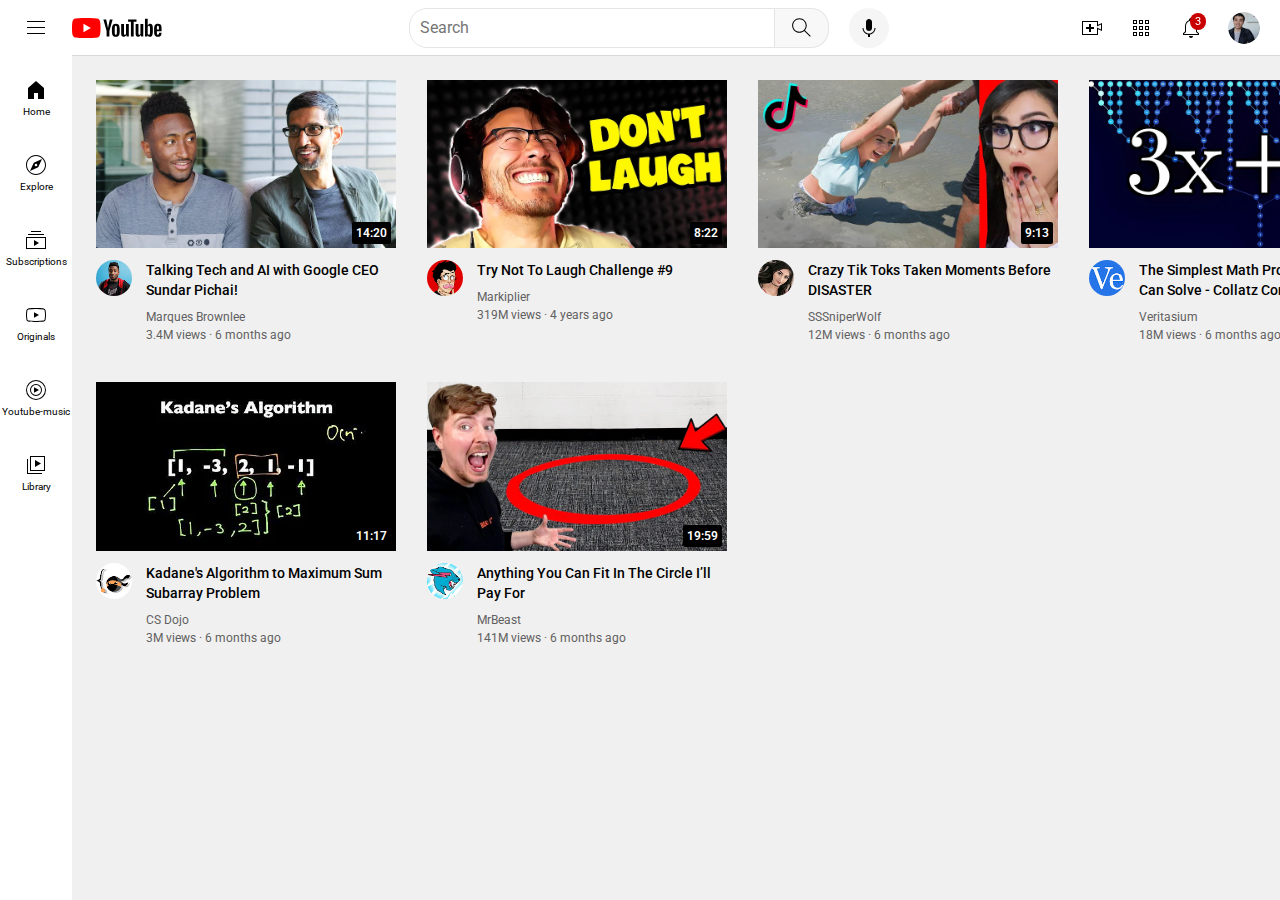
<file: index.html>
<!DOCTYPE html>
<html lang="en">
<head>
    <meta charset="UTF-8">
    <meta http-equiv="X-UA-Compatible" content="IE=edge">
    <meta name="viewport" content="width=device-width, initial-scale=1.0">
    <title>Youtube.com clone</title>

    <link rel="preconnect" href="https://fonts.googleapis.com">
    <link rel="preconnect" href="https://fonts.gstatic.com" crossorigin>
    <link href="https://fonts.googleapis.com/css2?family=Roboto:wght@400;500;700&display=swap" rel="stylesheet">

    
    <link rel="stylesheet" href="styles/general.css">
    <link rel="stylesheet" href="styles/header.css">
    <link rel="stylesheet" href="styles/video.css">
    <link rel="stylesheet" href="styles/sidebar.css">
</head>
<body>
    <header class="header">
        <div class="left-section">
            <img class="hamburger-menu" src="icons/hamburger-menu.svg" alt="menu">
            <img class="youtube-logo" src="icons/youtube-logo.svg" alt="youtube-logo">
        </div>
        <div class="middle-section">
            <div class="search">
                <input class="search-bar" type="text" placeholder="Search">
                <button class="search-button">
                    <img class="search-icon" src="icons/search.svg">
                    <div class="tooltip">Search</div>
                </button>
            </div>
            <button class="voice-search-button">
                <img src="icons/voice-search-icon.svg" class="voice-search">
                <div class="tooltip">Search with your voice</div>
            </button>
        </div>
        <div class="right-section">
            <div class="upload-icon-container">
                <img class="upload-icon" src="icons/upload.svg">
                <div class="tooltip">Create</div>
            </div>
            <div class="youtube-icon-app-container">
                <img class="youtube-app-icon" src="icons/youtube-apps.svg">
                <div class="tooltip">Youtube Apps</div>
            </div>
            <div class="notifications-icon-container">
                <img class="notification-icon" src="icons/notifications.svg">
                <div class="tooltip">Notifications</div>
                <div class="notifications-count">3</div>
            </div>
            <img class="profile-channel" src="thumbnails/my-channel.jpeg" alt="">
        </div>
    </header>
    
    <nav class="sidebar">
        <div class="sidebar-link">
            <img src="sidebar-icons/home.svg" alt="">
            <div>Home</div>
        </div>
        <div class="sidebar-link">
            <img src="sidebar-icons/explore.svg" alt="">
            <div>Explore</div>
        </div>
        <div class="sidebar-link">
            <img src="sidebar-icons/subscriptions.svg" alt="">
            <div>Subscriptions</div>
        </div>
        <div class="sidebar-link">
            <img src="sidebar-icons/originals.svg" alt="">
            <div>Originals</div>
        </div>
        <div class="sidebar-link">
            <img src="sidebar-icons/youtube-music.svg" alt="">
            <div>Youtube-music</div>
        </div>
        <div class="sidebar-link">
            <img src="sidebar-icons/library.svg" alt="">
            <div>Library</div>
        </div>
    </nav>

    <main>
        <section class="video-grid">
            <div class="video-preview">
                <div class="thumbnails-row">
                    <img class="thumbnail" src="thumbnails/thumbnail-1.webp">
                    <div class="video-time">14:20</div>
                </div>
                <div class="video-info-grid">
                    <div class="channel-picture">
                        <img class="profile-picture" src="thumbnails/channel-1.jpeg" alt="channel-picture">
                    </div>
                    <div class="video-info">
                        <p class="video-title">
                            Talking Tech and AI with Google CEO Sundar Pichai!
                        </p>
                        <p class="video-author">
                            Marques Brownlee
                        </p>
                        <p class="video-stats">
                            3.4M views &#183; 6 months ago
                        </p>
                    </div>
                    
                </div>
            </div>
        
            <div class="video-preview">
                <div class="thumbnails-row">
                    <img class="thumbnail" src="thumbnails/thumbnail-2.webp">
                    <div class="video-time">8:22</div>
                </div>
                <div class="video-info-grid">
                    <div class="channel-picture">
                        <img class="profile-picture" src="thumbnails/channel-2.jpeg" alt="channel-picture">
                    </div>
                    <div class="video-info">
                        <p class="video-title">
                            Try Not To Laugh Challenge #9
                        </p>
                        <p class="video-author">
                            Markiplier
                        </p>
                        <p class="video-stats">
                            319M views &#183; 4 years ago
                        </p>
                    </div>
                    
                </div>
            </div>
        
            <div class="video-preview">
                <div class="thumbnails-row">
                    <img class="thumbnail" src="thumbnails/thumbnail-3.webp">
                    <div class="video-time">9:13</div>
                </div>
                <div class="video-info-grid">
                    <div class="channel-picture">
                        <img class="profile-picture" src="thumbnails/channel-3.jpeg" alt="channel-picture">
                    </div>
                    <div class="video-info">
                        <p class="video-title">
                            Crazy Tik Toks Taken Moments Before DISASTER
                        </p>
                        <p class="video-author">
                            SSSniperWolf
                        </p>
                        <p class="video-stats">
                            12M views &#183; 6 months ago
                        </p>
                    </div>
                    
                </div>
            </div>
        
            <div class="video-preview">
                <div class="thumbnails-row">
                    <img class="thumbnail" src="thumbnails/thumbnail-4.webp">
                    <div class="video-time">22:09</div>
                </div>
                <div class="video-info-grid">
                    <div class="channel-picture">
                        <img class="profile-picture" src="thumbnails/channel-4.jpeg" alt="channel-picture">
                    </div>
                    <div class="video-info">
                        <p class="video-title">
                            The Simplest Math Problem No One Can Solve - Collatz Conjecture
                        </p>
                        <p class="video-author">
                            Veritasium
                        </p>
                        <p class="video-stats">
                            18M views &#183; 6 months ago
                        </p>
                    </div>
                    
                </div>
            </div>
        
            <div class="video-preview">
                <div class="thumbnails-row">
                    <img class="thumbnail" src="thumbnails/thumbnail-5.webp">
                    <div class="video-time">11:17</div>
                </div>
                <div class="video-info-grid">
                    <div class="channel-picture">
                        <img class="profile-picture" src="thumbnails/channel-5.jpeg" alt="channel-picture">
                    </div>
                    <div class="video-info">
                        <p class="video-title">
                            Kadane's Algorithm to Maximum Sum Subarray Problem
                        </p>
                        <p class="video-author">
                            CS Dojo
                        </p>
                        <p class="video-stats">
                            3M views &#183; 6 months ago
                        </p>
                    </div>
                    
                </div>
            </div>
        
            
            <div class="video-preview">
                <div class="thumbnails-row">
                    <img class="thumbnail" src="thumbnails/thumbnail-6.webp">
                    <div class="video-time">19:59</div>
                </div>
                <div class="video-info-grid">
                    <div class="channel-picture">
                        <img class="profile-picture" src="thumbnails/channel-6.jpeg" alt="channel-picture">
                    </div>
                    <div class="video-info">
                        <p class="video-title">
                            Anything You Can Fit In The Circle I’ll Pay For
                        </p>
                        <p class="video-author">
                            MrBeast
                        </p>
                        <p class="video-stats">
                            141M views &#183; 6 months ago
                        </p>
                    </div>
                    
                </div>
            </div>
        </section>
    
    </main>
    
    
    
    
 
</body>
</html>
</file>
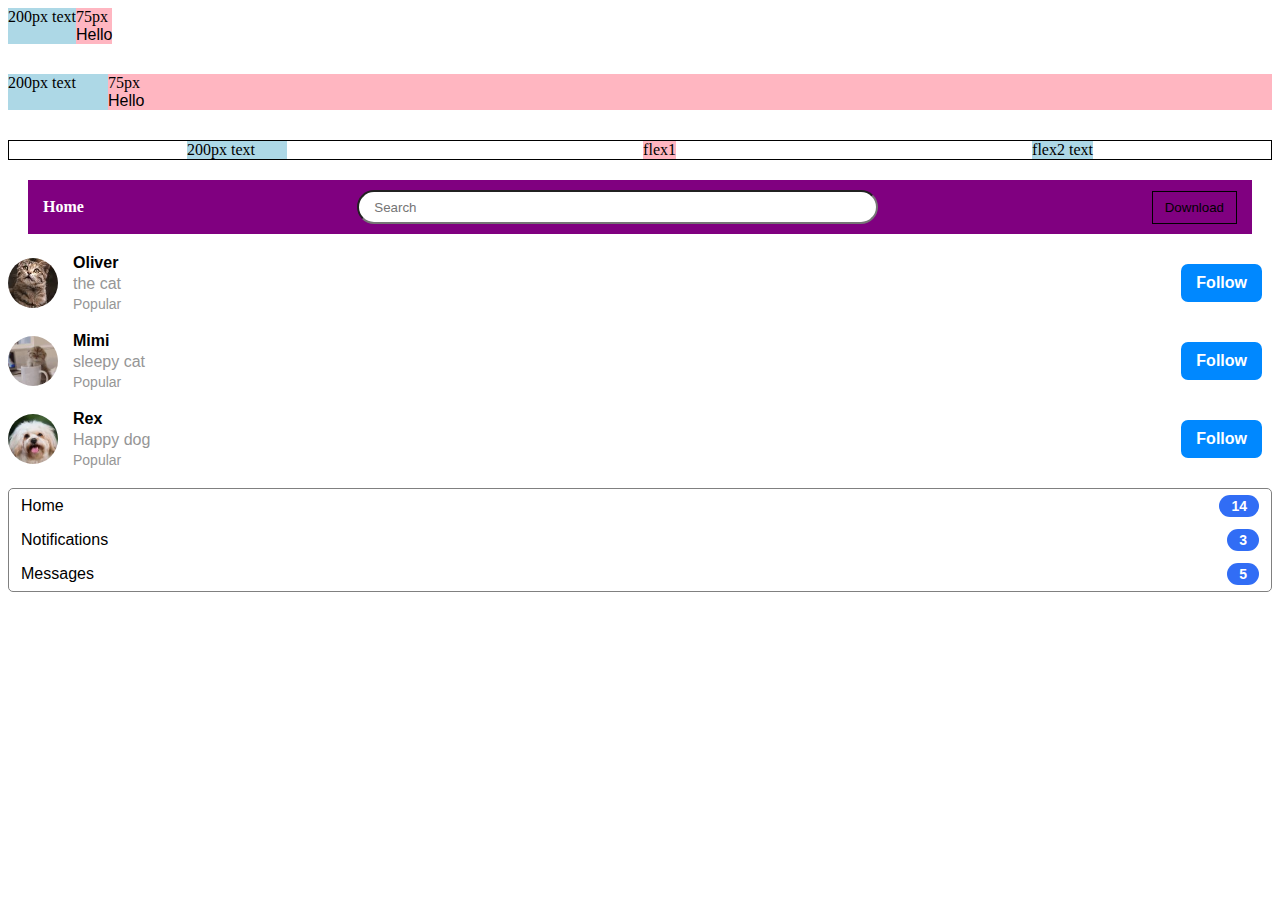
<file: flex.html>
<!DOCTYPE html>
<html lang="en">
<head>
    <meta charset="UTF-8">
    <meta http-equiv="X-UA-Compatible" content="IE=edge">
    <meta name="viewport" content="width=device-width, initial-scale=1.0">
    <title>flex practice</title>
    <link rel="stylesheet" href="flex.css">
</head>
<body>
    <div style="
        display: flex;
        flex-direction: row;


    ">
        <div style="background-color: lightblue;">
            200px text
        </div>
        <div style="background-color: lightpink;">
            75px <p>Hello</p>
        </div>
    </div>

    <div style="
        margin-top: 30px;
        display: flex;
        flex-direction: row;
        justify-content: space-between;
    ">
        <div style="
            background-color: lightblue;
            width: 100px;">
            200px text
        </div>
        <div style="
            background-color: lightpink;
            flex: 1">
            75px <p>Hello</p>
        </div>
    </div>

    <div style="
        margin-top: 30px;
        display: flex;
        flex-direction: row;
        justify-content: space-around;
        border-width: 1px;
        border-style: solid;
        border-color: blacks;
        
    ">
        <div style="
            background-color: lightblue;
            width: 100px;">
            200px text
        </div>
        <div style="
            background-color: lightpink;
        ">
            flex1 
        </div>
        <div style="
            background-color: lightblue;
            ">
            flex2 text
        </div>
    </div>

    <div style="
        margin: 20px;
        padding: 10px 15px;
        display: flex;
        flex-direction: row;
        background-color: purple;
        align-items: center;
        justify-content: space-between;
        color: white;
        ">
        <div style="font-weight: bold;">
            Home
        </div>
        <input style="
        border-radius: 18px;
        width: 500px;
        height: 28px;
        padding-left: 15px;

        " type="text" placeholder="Search"
        >
        <button style="
        background-color: purple;
        border-style: solid;
        border-width: 1px;
        padding: 8px 12px;">
            Download
        </button>
    </div>



    <div class="all">
        <div class="flex">

        </div>
        <div class="flex">

        </div>
        <div class="flex">

        </div>
    </div>


    <!---last exercise, ep: 12g.html-->
    <div class="row">
        <img class="picture" src="thumbnails/download.jpg" alt="cat-picture">
        <div class="info">
            <p class="name">Oliver</p>
            <p class="handle">the cat</p>
            <p class="category">Popular</p>
        </div>
        <button class="follow-button">Follow
        </button>
    </div>

    <div class="row">
        <img class="picture" src="thumbnails/sleepycat.jpg" alt="cat-picture">
        <div class="info">
            <p class="name">Mimi</p>
            <p class="handle">sleepy cat</p>
            <p class="category">Popular</p>
        </div>
        <button class="follow-button">Follow
        </button>
    </div>

    <div class="row">
        <img class="picture" src="thumbnails/happydog.jpg" alt="cat-picture">
        <div class="info">
            <p class="name">Rex</p>
            <p class="handle">Happy dog</p>
            <p class="category">Popular</p>
        </div>
        <button class="follow-button">Follow
        </button>
    </div>


    <div class="container">
        <div class="flexbox">
            <div>Home</div>
            <div class="notification">14</div>
        </div>
        <div class="flexbox">
            <div>Notifications</div>
            <div class="notification">3</div>
        </div>
        <div class="flexbox">
            <div>Messages</div>
            <div class="notification">5</div>
        </div>
    </div>
    
</body>
</html>
</file>
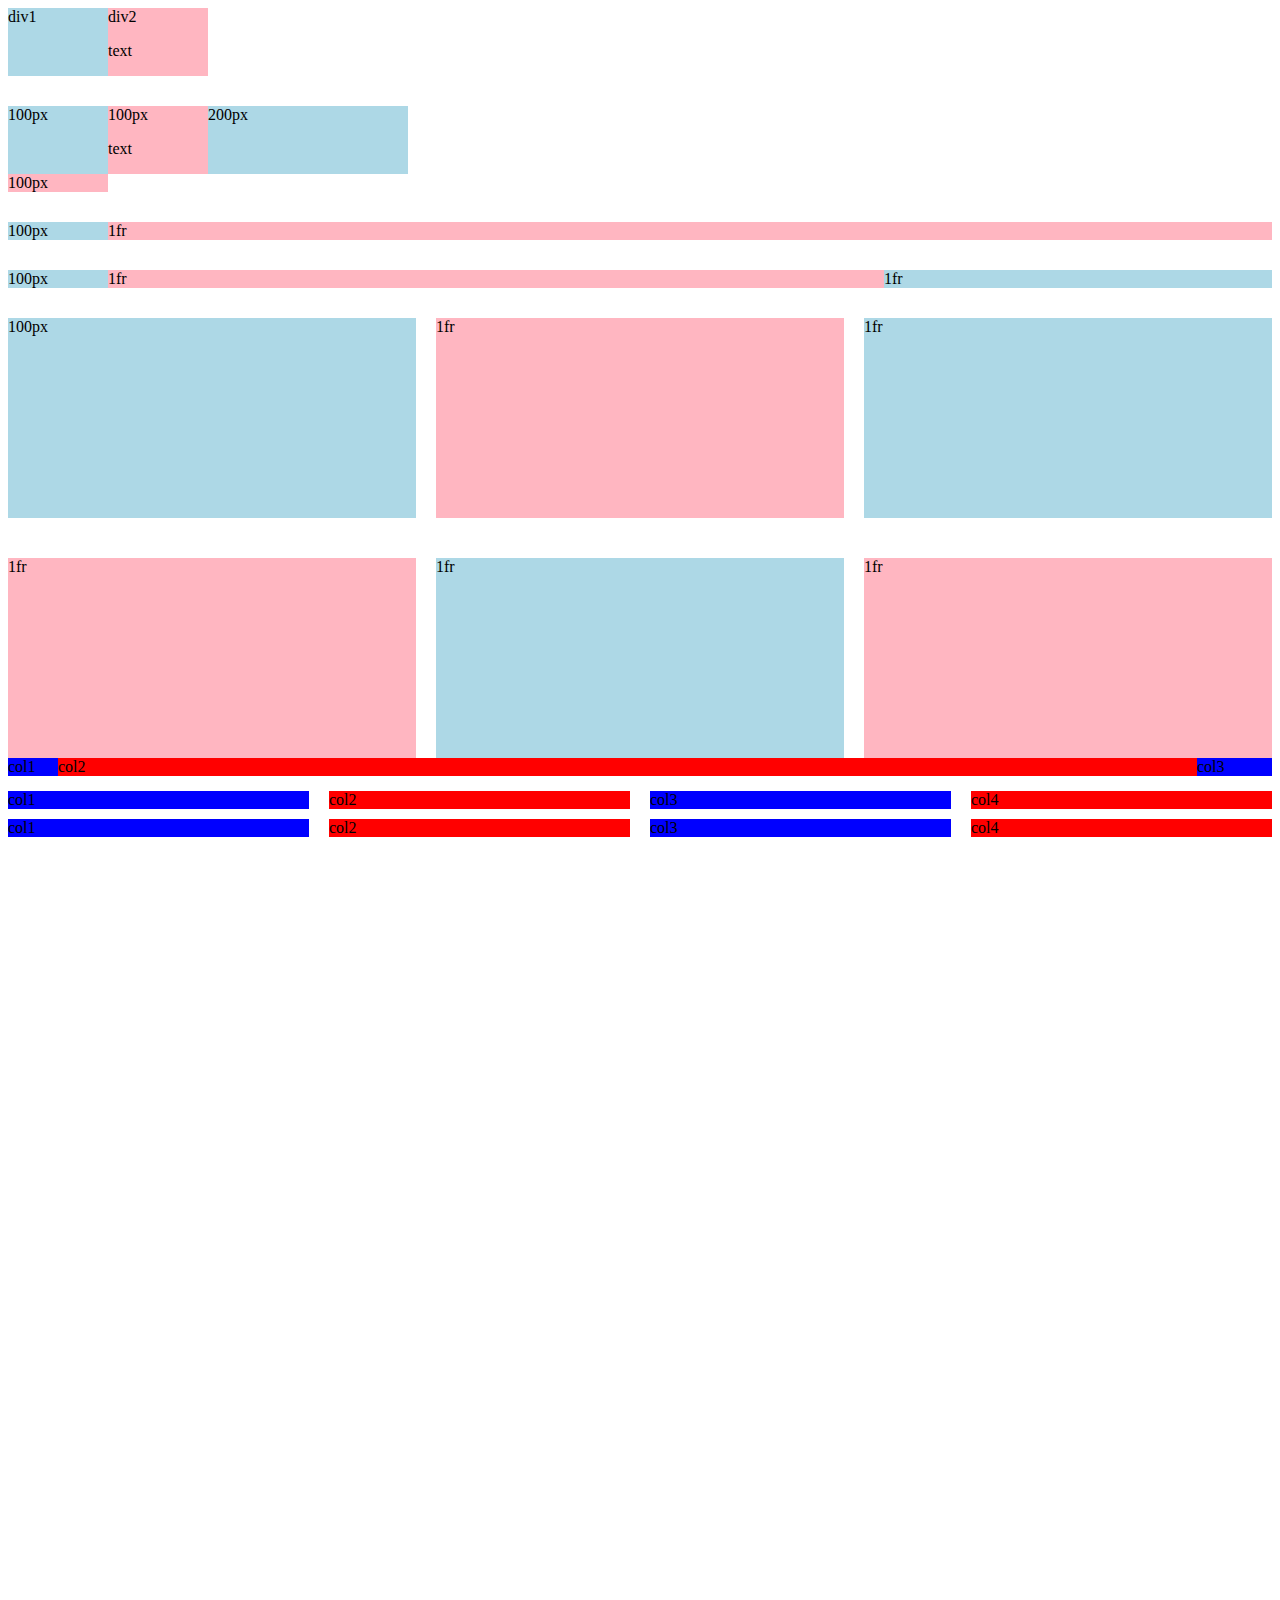
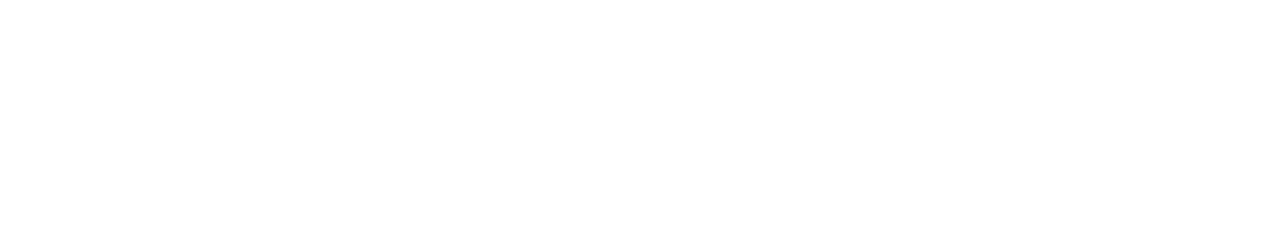
<file: grid.html>
<!DOCTYPE html>
<html>
    <head>
        <title>Grid practice</title>
    </head>
    <body style="padding-bottom:1000px;">
        <div style="
            display: grid;
            grid-template-columns: 100px 100px;

        ">
            <div style="background:lightblue;">div1
            </div>
            <div style="background-color:lightpink">
                div2 <p>text</p>
            </div>
        </div>

        <div style="
            margin-top: 30px;
            display: grid;
            grid-template-columns: 100px 100px 200px; 
        ">
            <div style="background:lightblue;">100px
            </div>
            <div style="background-color:lightpink">
                100px <p>text</p>
            </div>
            <div style="background:lightblue;">200px
            </div>
            <div style="background-color:lightpink">
                100px
            </div>
        </div>

        <div style="
            margin-top: 30px;
            display: grid;
            grid-template-columns: 100px 1fr; 
        ">
            <div style="background:lightblue;">100px
            </div>
            <div style="background-color:lightpink">
                1fr
            </div>
        </div>

        <div style="
            margin-top: 30px;
            display: grid;
            grid-template-columns: 100px 2fr 1fr; 
        ">
            <div style="background:lightblue;">100px
            </div>
            <div style="background-color:lightpink">
                1fr
            </div>
            <div style="background-color:lightblue">
                1fr
            </div>
        </div>

        <div style="
            margin-top: 30px;
            display: grid;
            grid-template-columns: 1fr 1fr 1fr; 
            column-gap: 20px;
            row-gap: 40px;
        ">
            <div style="background:lightblue; height:200px">100px
            </div>
            <div style="background-color:lightpink; height:200px">
                1fr
            </div>
            <div style="background-color:lightblue; height:200px">
                1fr
            </div>
            <div style="background-color:lightpink; height:200px">
                1fr
            </div>
            <div style="background-color:lightblue; height:200px">
                1fr
            </div>
            <div style="background-color:lightpink; height:200px">
                1fr
            </div>
        </div>


    
        <DIV style="
            margin-bottom: 15px;
            display: grid;
            grid-template-columns: 50px 1fr 75px;
        ">
            <DIV style="background-color: blue;">col1
            </DIV>
            <DIV style="background-color: red;">col2
            </DIV>
            <DIV style="background-color: blue;">col3
            </DIV>
        </DIV>


        <DIV style="
            display: grid;
            grid-template-columns: 1fr 1fr 1fr 1fr;
            column-gap: 20px;
            row-gap: 10px;
        ">
            <DIV style="background-color: blue;">col1
            </DIV>
            <DIV style="background-color: red;">col2
            </DIV>
            <DIV style="background-color: blue;">col3
            </DIV>
            <DIV style="background-color: red;">col4
            </DIV>

            <DIV style="background-color: blue;">col1
            </DIV>
            <DIV style="background-color: red;">col2
            </DIV>
            <DIV style="background-color: blue;">col3
            </DIV>
            <DIV style="background-color: red;">col4
            </DIV>
        </DIV>
    </body>
</html>
</file>
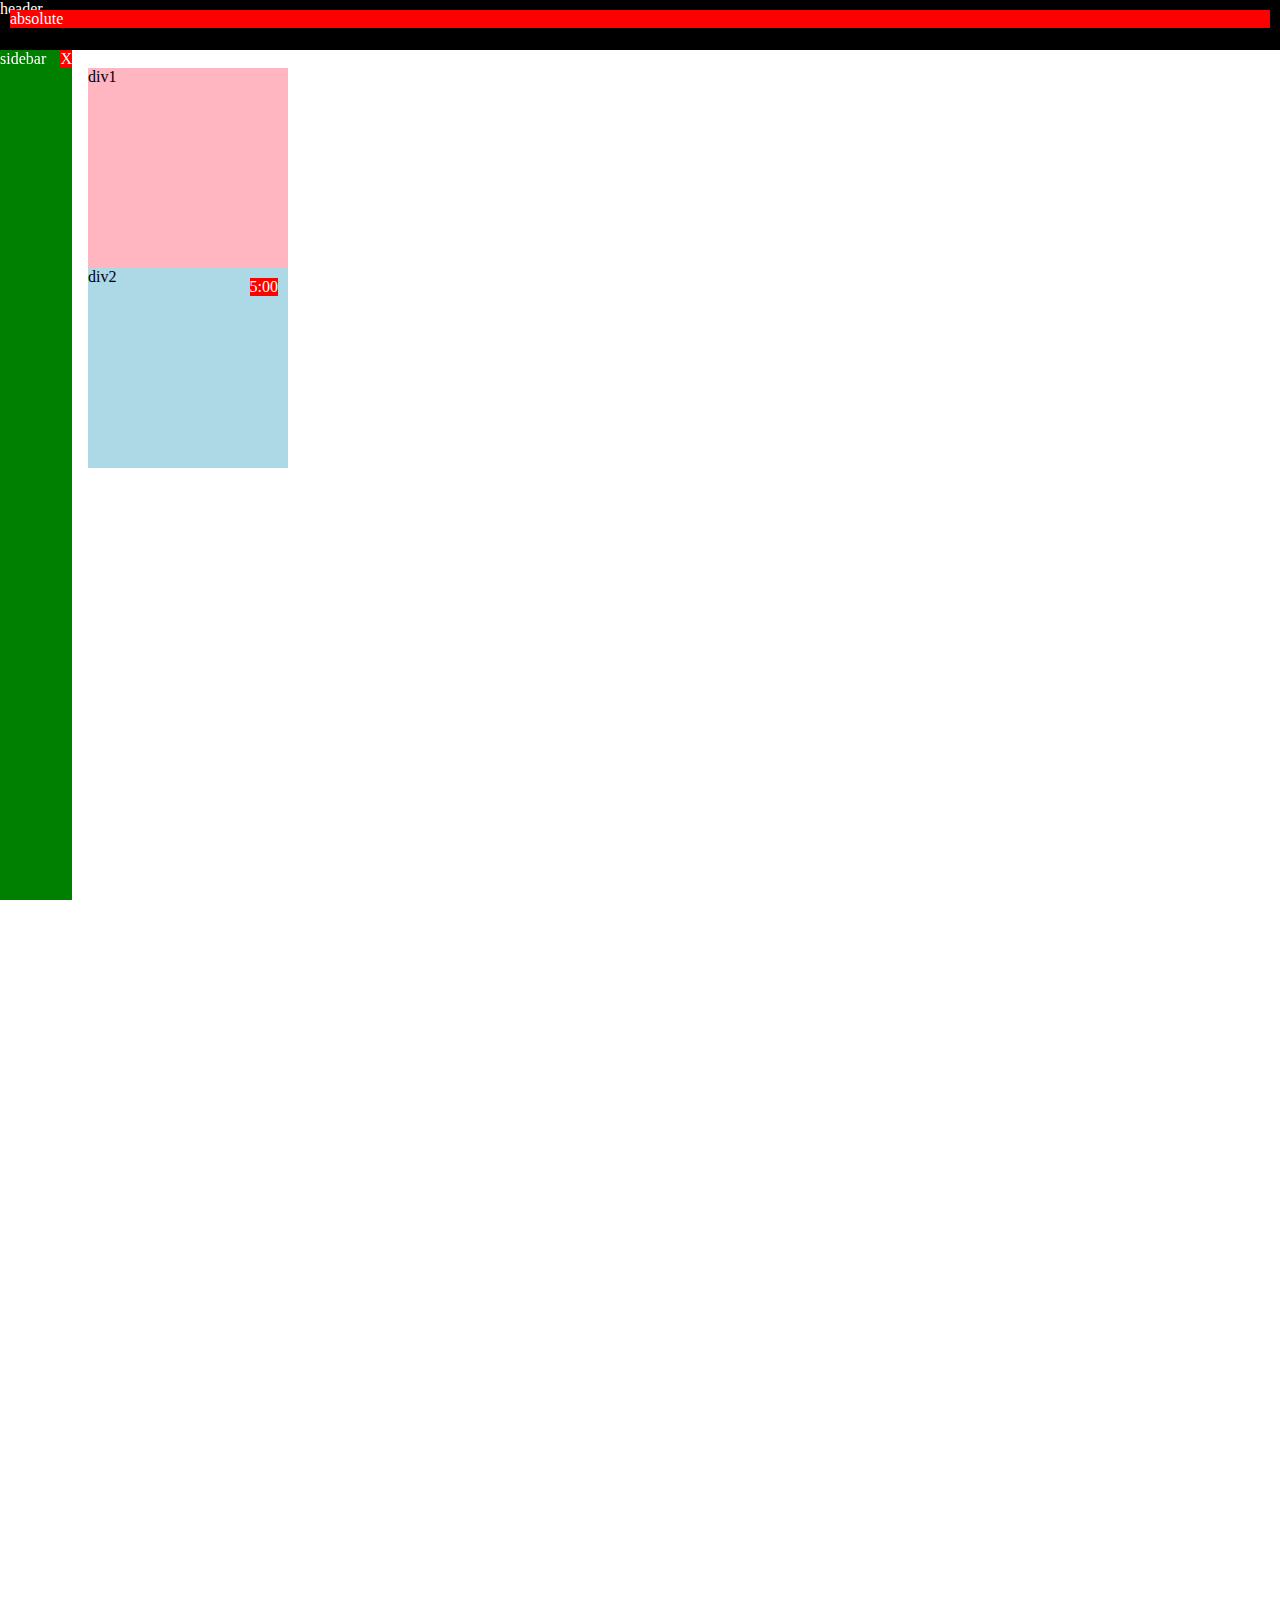
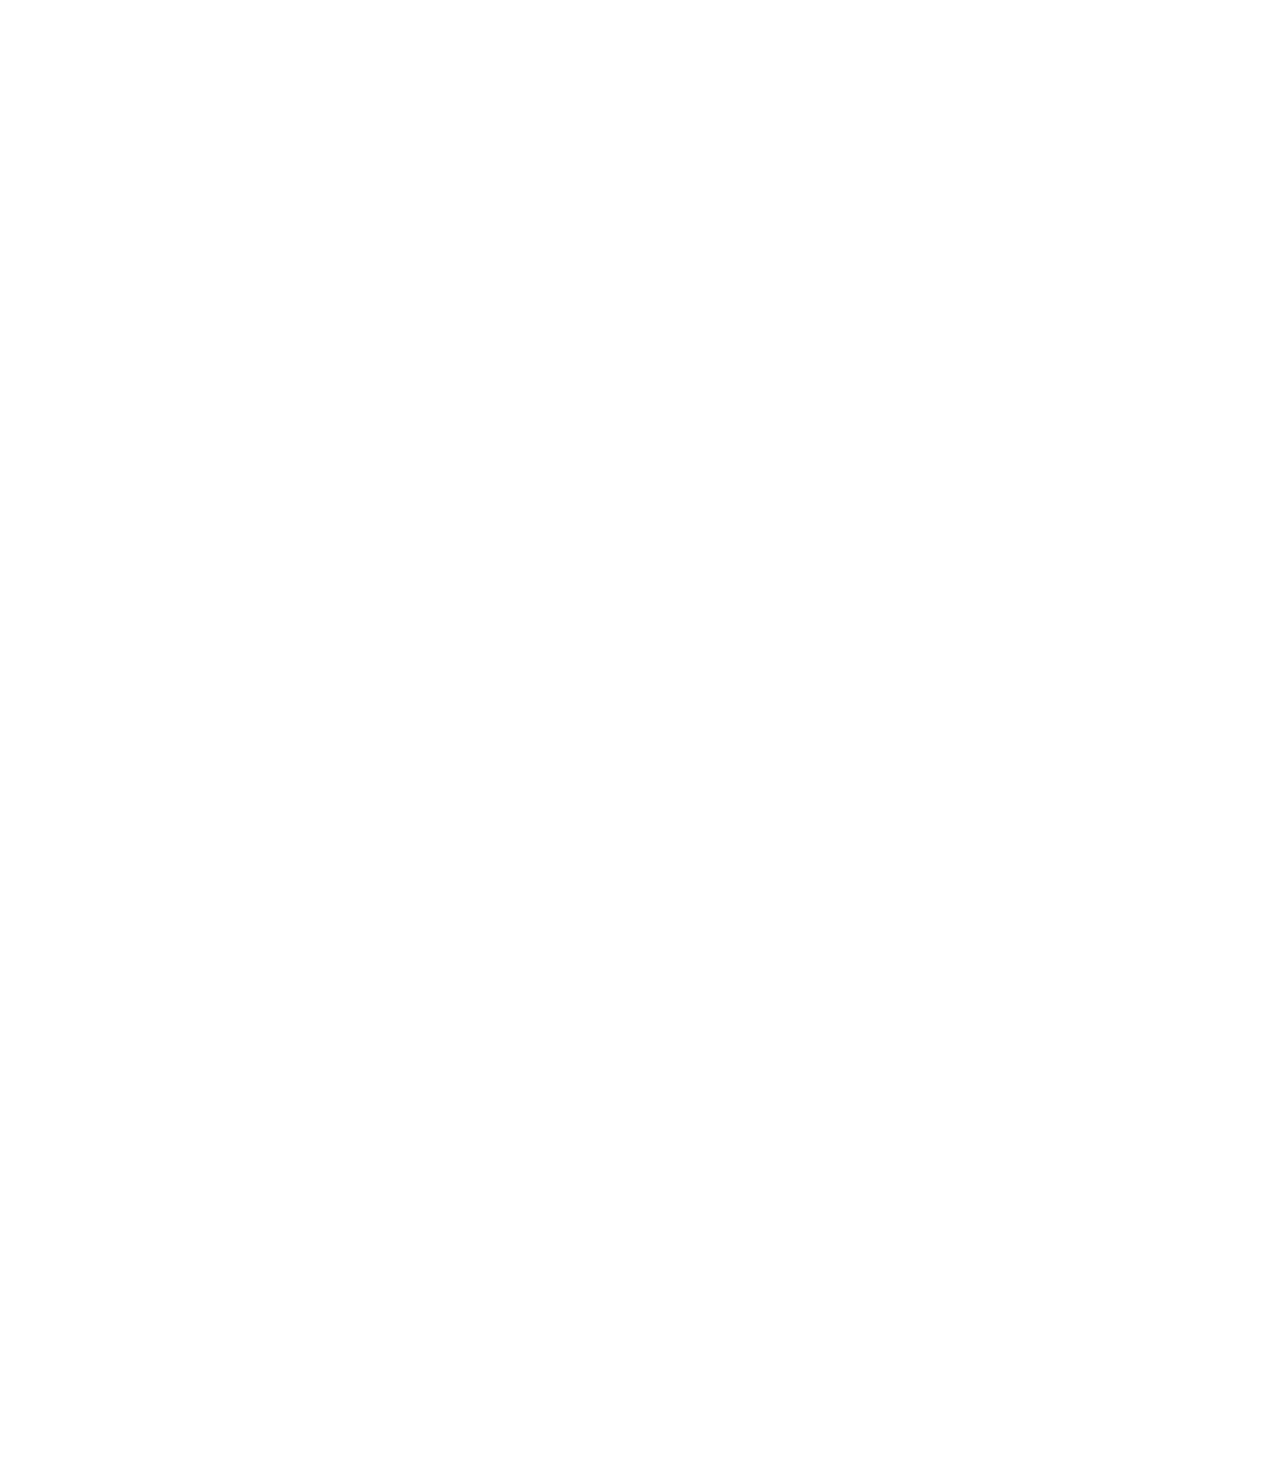
<file: position.html>
<!DOCTYPE html>
<html lang="en">
<head>
    <meta charset="UTF-8">
    <meta http-equiv="X-UA-Compatible" content="IE=edge">
    <meta name="viewport" content="width=device-width, initial-scale=1.0">
    <title>Position practice</title>
</head>
<body style="
    height:3000px;
    padding-top: 60px;
    padding-left: 80px;">
    <div style="
        background-color: black;
        color: white;
        position: fixed;
        top: 0px;
        left: 0;
        right: 0;
        height: 50px;
        z-index: 1;
        "
    >header
    </div>
    <div style="
        background-color: green;
        position: fixed;
        color: white;
        bottom: 0;
        left: 0;
        top: 50px;
        width: 72px;
    ">sidebar
        <div style="
        position: absolute;
        background-color: red;
        color: white;
        right: 0;
        top: 0;
        z-index: 2;
        ">
        X
        </div>
    
    </div>

    <div style="
        position: absolute;
        background-color: red;
        color: white;
        left: 10px;
        right: 10px;
        top: 10px;
        z-index: 2;
        ">
    absolute
    </div>

    <div style="
    background-color: lightpink;
    height: 200px;
    width: 200px;
    position: static;">
        div1
    </div>
    <div style="
    background-color: lightblue;
    height: 200px;
    width: 200px;
    position: relative;

    ">
        div2
        <div style="
        position: absolute;
        background-color: red;
        color: white;
        right: 10px;
        top: 10px;
        ">
        5:00
        </div>
    </div>
    
</body>
</html>
</file>
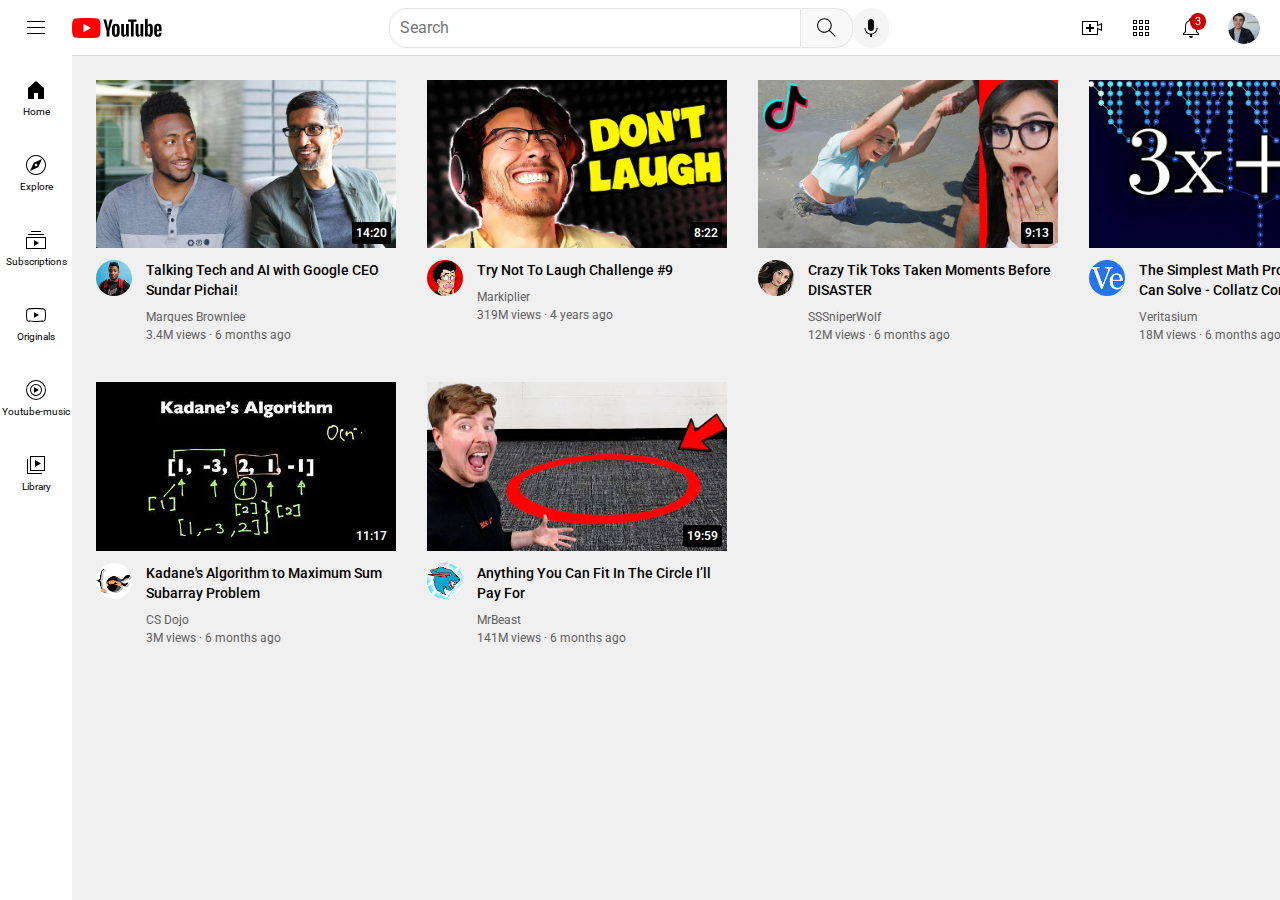
<file: youtube.html>
<!DOCTYPE html>
<html lang="en">
<head>
    <meta charset="UTF-8">
    <meta http-equiv="X-UA-Compatible" content="IE=edge">
    <meta name="viewport" content="width=device-width, initial-scale=1.0">
    <title>Youtube.com clone</title>

    <link rel="preconnect" href="https://fonts.googleapis.com">
    <link rel="preconnect" href="https://fonts.gstatic.com" crossorigin>
    <link href="https://fonts.googleapis.com/css2?family=Roboto:wght@400;500;700&display=swap" rel="stylesheet">

    
    <link rel="stylesheet" href="styles/general.css">
    <link rel="stylesheet" href="styles/header.css">
    <link rel="stylesheet" href="styles/video.css">
    <link rel="stylesheet" href="styles/sidebar.css">
</head>
<body>
    <header class="header">
        <div class="left-section">
            <img class="hamburger-menu" src="icons/hamburger-menu.svg" alt="menu">
            <img class="youtube-logo" src="icons/youtube-logo.svg" alt="youtube-logo">
        </div>
        <div class="middle-section">
            <input class="search-bar" type="text" placeholder="Search">
            <button class="search-button">
                <img class="search-icon" src="icons/search.svg">
                <div class="tooltip">Search</div>
            </button>
            <button class="voice-search-button">
                <img src="icons/voice-search-icon.svg" class="voice-search">
                <div class="tooltip">Search with your voice</div>
            </button>
        </div>
        <div class="right-section">
            <div class="upload-icon-container">
                <img class="upload-icon" src="icons/upload.svg">
                <div class="tooltip">Create</div>
            </div>
            <div class="youtube-icon-app-container">
                <img class="youtube-app-icon" src="icons/youtube-apps.svg">
                <div class="tooltip">Youtube Apps</div>
            </div>
            <div class="notifications-icon-container">
                <img class="notification-icon" src="icons/notifications.svg">
                <div class="tooltip">Notifications</div>
                <div class="notifications-count">3</div>
            </div>
            <img class="profile-channel" src="thumbnails/my-channel.jpeg" alt="">
        </div>
    </header>
    
    <nav class="sidebar">
        <div class="sidebar-link">
            <img src="sidebar-icons/home.svg" alt="">
            <div>Home</div>
        </div>
        <div class="sidebar-link">
            <img src="sidebar-icons/explore.svg" alt="">
            <div>Explore</div>
        </div>
        <div class="sidebar-link">
            <img src="sidebar-icons/subscriptions.svg" alt="">
            <div>Subscriptions</div>
        </div>
        <div class="sidebar-link">
            <img src="sidebar-icons/originals.svg" alt="">
            <div>Originals</div>
        </div>
        <div class="sidebar-link">
            <img src="sidebar-icons/youtube-music.svg" alt="">
            <div>Youtube-music</div>
        </div>
        <div class="sidebar-link">
            <img src="sidebar-icons/library.svg" alt="">
            <div>Library</div>
        </div>
    </nav>

    <main>
        <section class="video-grid">
            <div class="video-preview">
                <div class="thumbnails-row">
                    <img class="thumbnail" src="thumbnails/thumbnail-1.webp">
                    <div class="video-time">14:20</div>
                </div>
                <div class="video-info-grid">
                    <div class="channel-picture">
                        <img class="profile-picture" src="thumbnails/channel-1.jpeg" alt="channel-picture">
                    </div>
                    <div class="video-info">
                        <p class="video-title">
                            Talking Tech and AI with Google CEO Sundar Pichai!
                        </p>
                        <p class="video-author">
                            Marques Brownlee
                        </p>
                        <p class="video-stats">
                            3.4M views &#183; 6 months ago
                        </p>
                    </div>
                    
                </div>
            </div>
        
            <div class="video-preview">
                <div class="thumbnails-row">
                    <img class="thumbnail" src="thumbnails/thumbnail-2.webp">
                    <div class="video-time">8:22</div>
                </div>
                <div class="video-info-grid">
                    <div class="channel-picture">
                        <img class="profile-picture" src="thumbnails/channel-2.jpeg" alt="channel-picture">
                    </div>
                    <div class="video-info">
                        <p class="video-title">
                            Try Not To Laugh Challenge #9
                        </p>
                        <p class="video-author">
                            Markiplier
                        </p>
                        <p class="video-stats">
                            319M views &#183; 4 years ago
                        </p>
                    </div>
                    
                </div>
            </div>
        
            <div class="video-preview">
                <div class="thumbnails-row">
                    <img class="thumbnail" src="thumbnails/thumbnail-3.webp">
                    <div class="video-time">9:13</div>
                </div>
                <div class="video-info-grid">
                    <div class="channel-picture">
                        <img class="profile-picture" src="thumbnails/channel-3.jpeg" alt="channel-picture">
                    </div>
                    <div class="video-info">
                        <p class="video-title">
                            Crazy Tik Toks Taken Moments Before DISASTER
                        </p>
                        <p class="video-author">
                            SSSniperWolf
                        </p>
                        <p class="video-stats">
                            12M views &#183; 6 months ago
                        </p>
                    </div>
                    
                </div>
            </div>
        
            <div class="video-preview">
                <div class="thumbnails-row">
                    <img class="thumbnail" src="thumbnails/thumbnail-4.webp">
                    <div class="video-time">22:09</div>
                </div>
                <div class="video-info-grid">
                    <div class="channel-picture">
                        <img class="profile-picture" src="thumbnails/channel-4.jpeg" alt="channel-picture">
                    </div>
                    <div class="video-info">
                        <p class="video-title">
                            The Simplest Math Problem No One Can Solve - Collatz Conjecture
                        </p>
                        <p class="video-author">
                            Veritasium
                        </p>
                        <p class="video-stats">
                            18M views &#183; 6 months ago
                        </p>
                    </div>
                    
                </div>
            </div>
        
            <div class="video-preview">
                <div class="thumbnails-row">
                    <img class="thumbnail" src="thumbnails/thumbnail-5.webp">
                    <div class="video-time">11:17</div>
                </div>
                <div class="video-info-grid">
                    <div class="channel-picture">
                        <img class="profile-picture" src="thumbnails/channel-5.jpeg" alt="channel-picture">
                    </div>
                    <div class="video-info">
                        <p class="video-title">
                            Kadane's Algorithm to Maximum Sum Subarray Problem
                        </p>
                        <p class="video-author">
                            CS Dojo
                        </p>
                        <p class="video-stats">
                            3M views &#183; 6 months ago
                        </p>
                    </div>
                    
                </div>
            </div>
        
            
            <div class="video-preview">
                <div class="thumbnails-row">
                    <img class="thumbnail" src="thumbnails/thumbnail-6.webp">
                    <div class="video-time">19:59</div>
                </div>
                <div class="video-info-grid">
                    <div class="channel-picture">
                        <img class="profile-picture" src="thumbnails/channel-6.jpeg" alt="channel-picture">
                    </div>
                    <div class="video-info">
                        <p class="video-title">
                            Anything You Can Fit In The Circle I’ll Pay For
                        </p>
                        <p class="video-author">
                            MrBeast
                        </p>
                        <p class="video-stats">
                            141M views &#183; 6 months ago
                        </p>
                    </div>
                    
                </div>
            </div>
        </section>
    
    </main>
    
    
    
    
 
</body>
</html>
</file>
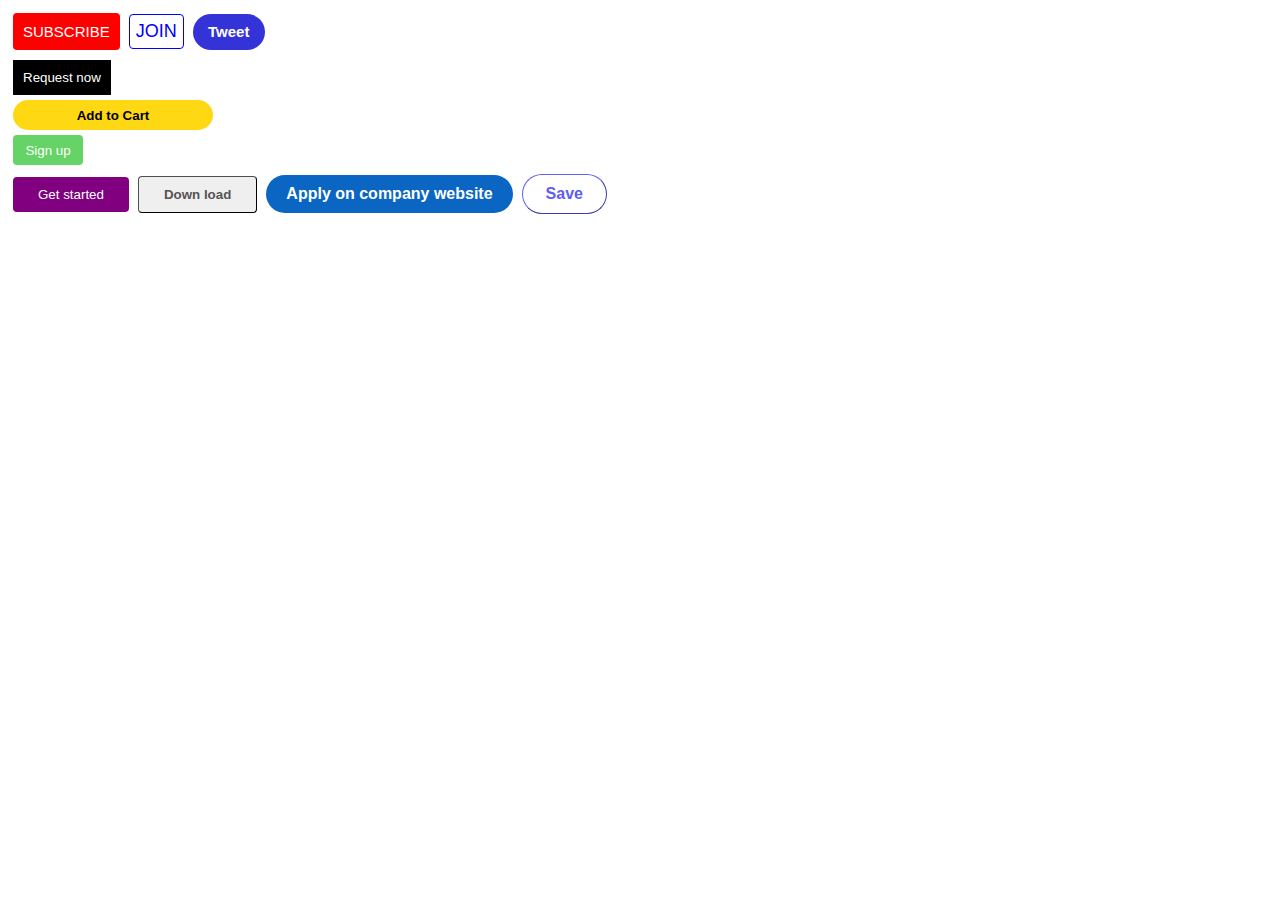
<file: into-to-html/button2.html>
<!DOCTYPE html>
<head>
  <title>button practise</title>
</head>
<body>
  <STYLE>
    .SUBSCRIBE-BUTTON {
      background-color: red;
      color: white;
      font-size: 15px;
      border: none;
      padding: 10px;
      border-radius: 4px;
      cursor: pointer;
      margin: 5px;
      transition: opacity 0.15s;
    }

    .SUBSCRIBE-BUTTON:hover{
      opacity: 0.8;
    }

    .SUBSCRIBE-BUTTON:ACTIVE{
      opacity: 0.5;
    }

    .join-button {
      background-color: white;
      border-color: blue;
      border-style: solid;
      border-width: 1px;
      border-radius: 4px;
      padding: 6px;
      color: blue;
      cursor: pointer;
      font-size: 18px;
      font-weight: 500;
      transition: background-color 0.15s, color 0.15s;
      /* transition should always be put in the base css, NOT in the psuedo css */
      /* and the transition time is advised at 0.15s */
    }

    .join-button:hover{
      color: white;
      background-color: blue;
    }

    .tweet-button{
      background-color: rgb(51, 51, 215);
      color: white;
      border-radius: 18px;
      font-weight: bold;
      font-size: 15px;
      height: 36px;
      width: 72px;
      border: none;
      cursor: pointer;
      margin-left: 5px;
      transition: box-shadow 0.15s;
      
    }

    .tweet-button:hover{
      box-shadow: 5px 5px 10px rgba(0, 0, 0, 0.15);
    }

    /* exercise */
    /* 2a */
      .request_now-button{
        background-color: black;
        padding: 10px;
        color: white;
        display: block;
        border: none;
        margin: 5px;
      }
    /* 2b */
      .add_to_cart-button{
        color: black;
        background-color: rgb(255, 216, 20);
        width: 200px;
        height: 30px;
        border-radius: 25px;
        display: block;
        border: none;
        font-weight: bold;
        margin: 5px;
      }

      .sign_up-button{
        background-color: rgb(101, 211, 101);
        width: 70px;
        height: 30px;
        color: white;
        border-radius: 4px;
        display: block;
        border: none;
        margin: 5px;
      }

      .get_started{
        background-color: purple;
        padding: 10px 25px;
        margin: 5px;
        color: white;
        border-radius: 4px;
        border: none;
      }

      .download{
        color: rgb(86, 84, 84);
        font-weight: bold;
        padding: 10px 25px;
        border-radius: 4px;
        border-width: 1px;
        border-color: rgb(80, 78, 78);
      }

      .apply_linkedIn{
        display: inline-block;
        background-color: rgb(10, 102, 194);
        padding: 10px 20px;
        color: white;
        font-weight: bold;
        font-size: 16px;
        border-radius: 20px;
        border: none;
        margin: 5px;
      }

      .save_linkedIn{
        background-color: white;
        color: rgb(94, 94, 244);
        border-color: rgb(96, 96, 245);
        font-size: 16px;
        font-weight: bold;
        padding: 10px 23px;
        border-radius: 20px;
        border-width: 1px;
        display: inline-block;
      }
  </STYLE> 
  <!-- tag name will ignore if written in caplock -->
  
  <button CLASS="SUBSCRIBE-BUTTON">SUBSCRIBE</button>
  <BUTTON class="join-button">JOIN</BUTTON>
  <BUTTON class="tweet-button">Tweet</BUTTON>

  <!-- exercise -->
  <!-- 2a -->
  <button class="request_now-button">Request now</button>
  <!-- 2b -->
  <button class="add_to_cart-button"> Add to Cart</button>
  <!-- 2c -->
  <button class="sign_up-button">Sign up</button>
  <!-- 2d -->
  <button class="get_started">Get started</button>
  <button class="download">Down load</button>
  <!-- 2e -->
  <button class="apply_linkedIn">Apply on company website</button>
  <button class="save_linkedIn">Save</button>




</body>
</file>
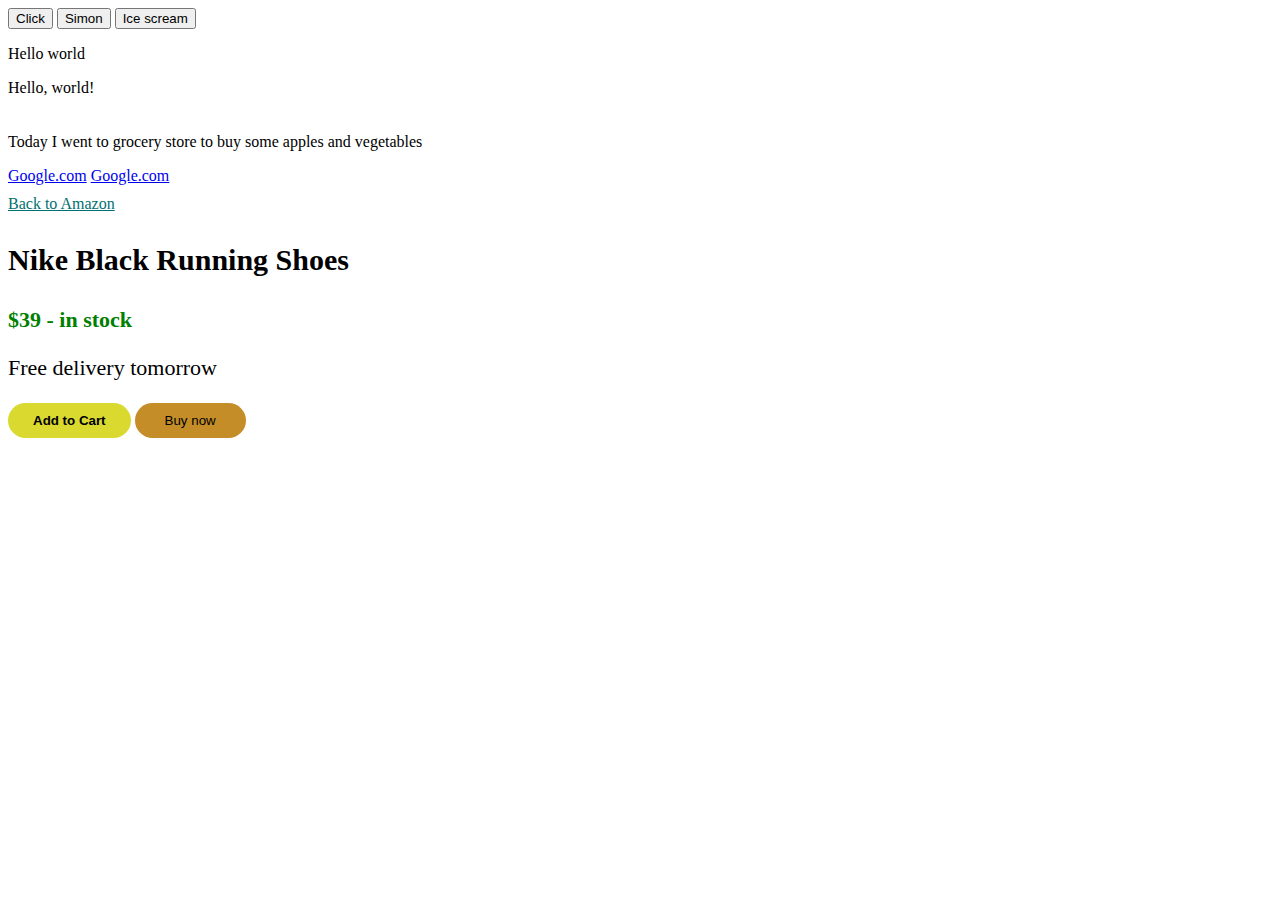
<file: into-to-html/exercise.html>
<!DOCTYPE html>
<html>
  <head>
    <title>Exercise</title>
  </head>
  <body>
    <!-- exercise 1 -->
    <button>Click</button>
    <button>Simon</button>
    <button>Ice scream</button>
    <!-- note: the default in be In line style -->
    <p>
      Hello world
    </p>

    <p>Hello, world! <br> <br> <br>Today I went to grocery store to buy some apples and vegetables</p>

    <a href="https://google.com">Google.com</a>
    <!-- 1f. open link in a new tab by adding target="_blank" -->
    <a href="https://google.com" target="_blank">Google.com</a>

    <!-- 1g -->
    <a class="amazon_link" href="htpps//amazon.com" target="_blank"> Back to Amazon</a>

    <p class="product_name">Nike Black Running Shoes</p>
    <span class="price">$39 - in stock</span>
    <p class="delivery">Free delivery tomorrow</p>
    <button class="add_to_cart">Add to Cart</button>
    <button class="buy_now">Buy now</button>

    <style>
      a.amazon_link{
        color: rgb(0,113,113);
        display: block;
        margin-top: 10px;
      }

      p.product_name {
        color: black;
        font-size: 30px;
        font-weight: bold;
      }

      .price {
        color: green;
        font-size: 22px;
        font-weight: bold;
      }

      .delivery {
        font-size: 22px;
      }

      .add_to_cart{
        background-color: rgba(214, 214, 33, 0.932);
        padding: 10px 25px;
        border: none;
        border-radius: 20px;
        font-weight: bold;
      }

      .buy_now{
        background-color: rgb(196, 141, 39);
        padding: 10px 30px;
        border: none;
        border-radius: 20px;
        font-weight: bolds;
      }
    </style>

    
  </body>
</html>
</file>
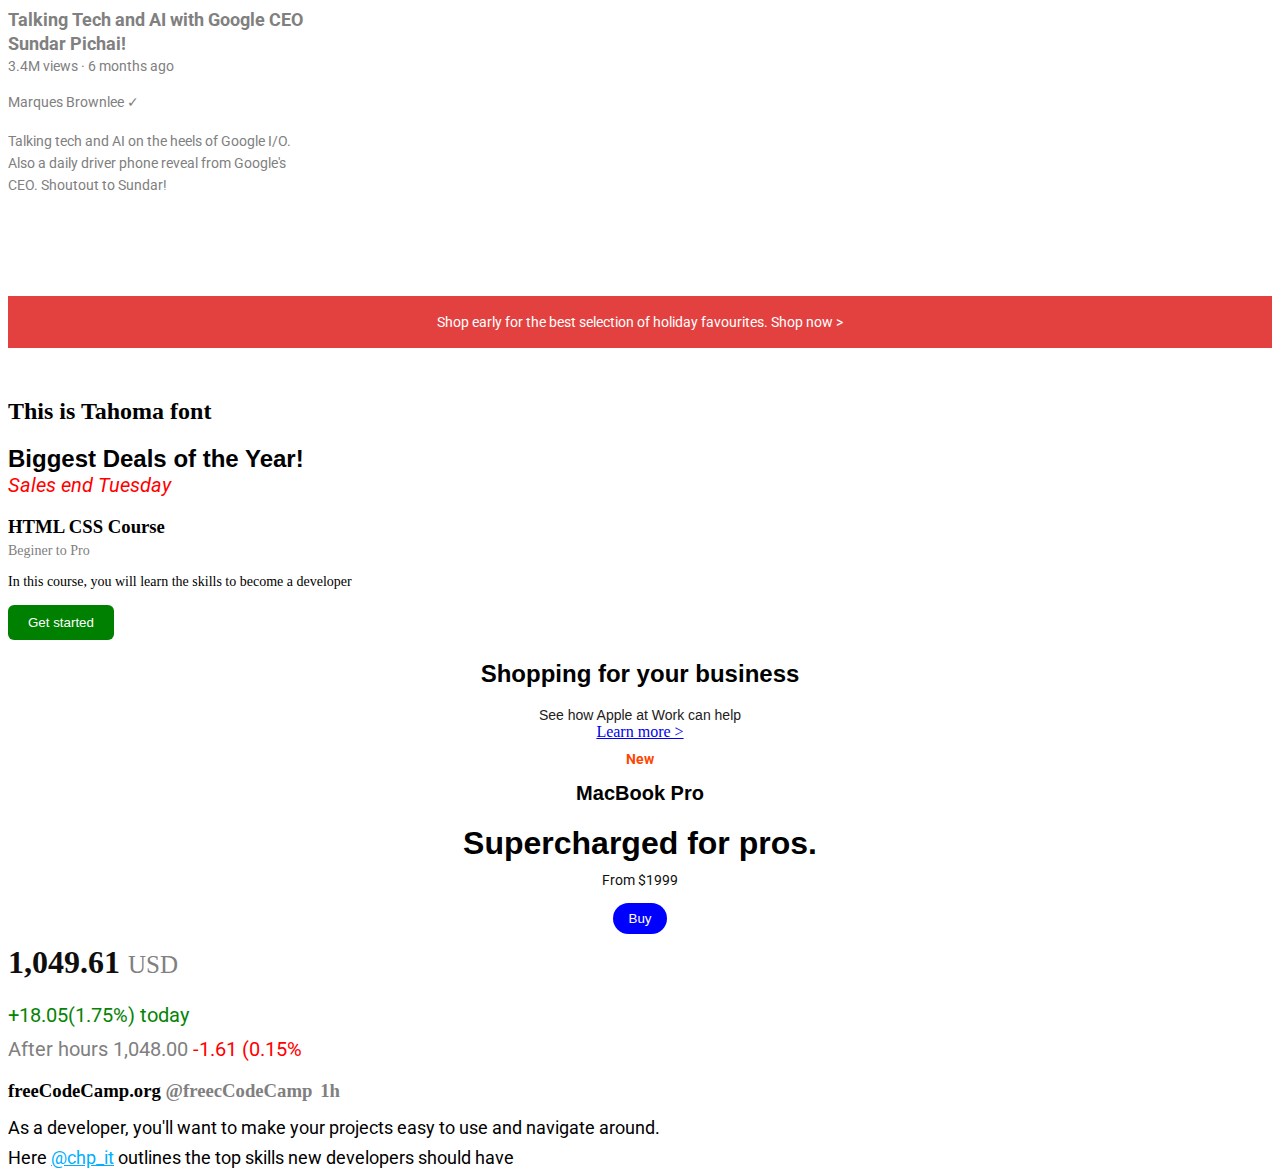
<file: into-to-html/text.html>
<!DOCTYPE html>
<html lang="en">
<head>
    <meta charset="UTF-8">
    <meta http-equiv="X-UA-Compatible" content="IE=edge">
    <meta name="viewport" content="width=device-width, initial-scale=1.0">
    <title>Text practise</title>
    <link rel="preconnect" href="https://fonts.googleapis.com"><link rel="preconnect" href="https://fonts.gstatic.com" crossorigin><link href="https://fonts.googleapis.com/css2?family=Roboto:wght@400;700&display=swap" rel="stylesheet">
    
    <link rel="stylesheet" href="text.css">
</head>
<body>
    <p class="video-title">
        Talking Tech and AI with Google CEO Sundar Pichai!
    </p>

    <p class="video-stats">
        3.4M views &#183; 6 months ago
    </p>
    
    <p class="video-author">
        Marques Brownlee &#10003;
    </p>

    <p class="video-text">
        Talking tech and AI on the heels of Google I/O. Also a daily driver phone reveal from Google's CEO. Shoutout to Sundar!
    </p>
    

    <P class="apple-text">
        Shop early for the best selection of holiday favourites. <span class="shop-now">Shop now &gt;</span>
    </P>

    <!-- text exercises -->
    <!-- 5a -->
    <h2 class="tahoma">This is Tahoma font</h2>

    <!-- 5b -->
    <h2 class="title">Biggest Deals of the Year!</h2>
    <p class="info">Sales end Tuesday</p>

    <!-- 5c -->
    <h3 class="course-title">HTML CSS Course</h3>
    <p class="learners">Beginer to Pro</p>
    <p class="course_details">In this course, you will learn the skills to become a developer</p>
    <button class="get_started">Get started</button>

    <!-- 5d -->
    <h2 class="shopping">Shopping for your business</h2>
    <p class="describe">See how Apple at Work can help</p>
    <div class="link">
        <a href="htpps://google.com" target="_blank">Learn more &gt;</a>
    </div>

    <!-- 5e -->
    <div class="exercise_5e">
        <p class="new">New</p>
        <h3 class="macbook">MacBook Pro</h3>
        <h1 class="pros">Supercharged for pros.</h1>
        <p class="price">From $1999</p>
        <button class="buy-button">Buy</button>
    </div>
    

    <!-- 5f -->
    <h1 class="price">1,049.61 <span class="usd">USD</span></h1>
    <p class="today_data">+18.05(1.75%) today</p>
    <p class="data">After hours 1,048.00 <span class="data_change"> -1.61 (0.15%</span></p>

    <!-- 5g -->
    <h3 class="codecamp">freeCodeCamp.org <span class="email">@freecCodeCamp</span> <span class="hour">1h</span></h3>

    <p class="codeCamp_details">As a developer, you'll want to make your projects easy to use and navigate around. <br> <br> Here <a class="codecamp_link" href="/">@chp_it</a> outlines the top skills new developers should have</p>

   


</body>
</html>
</file>
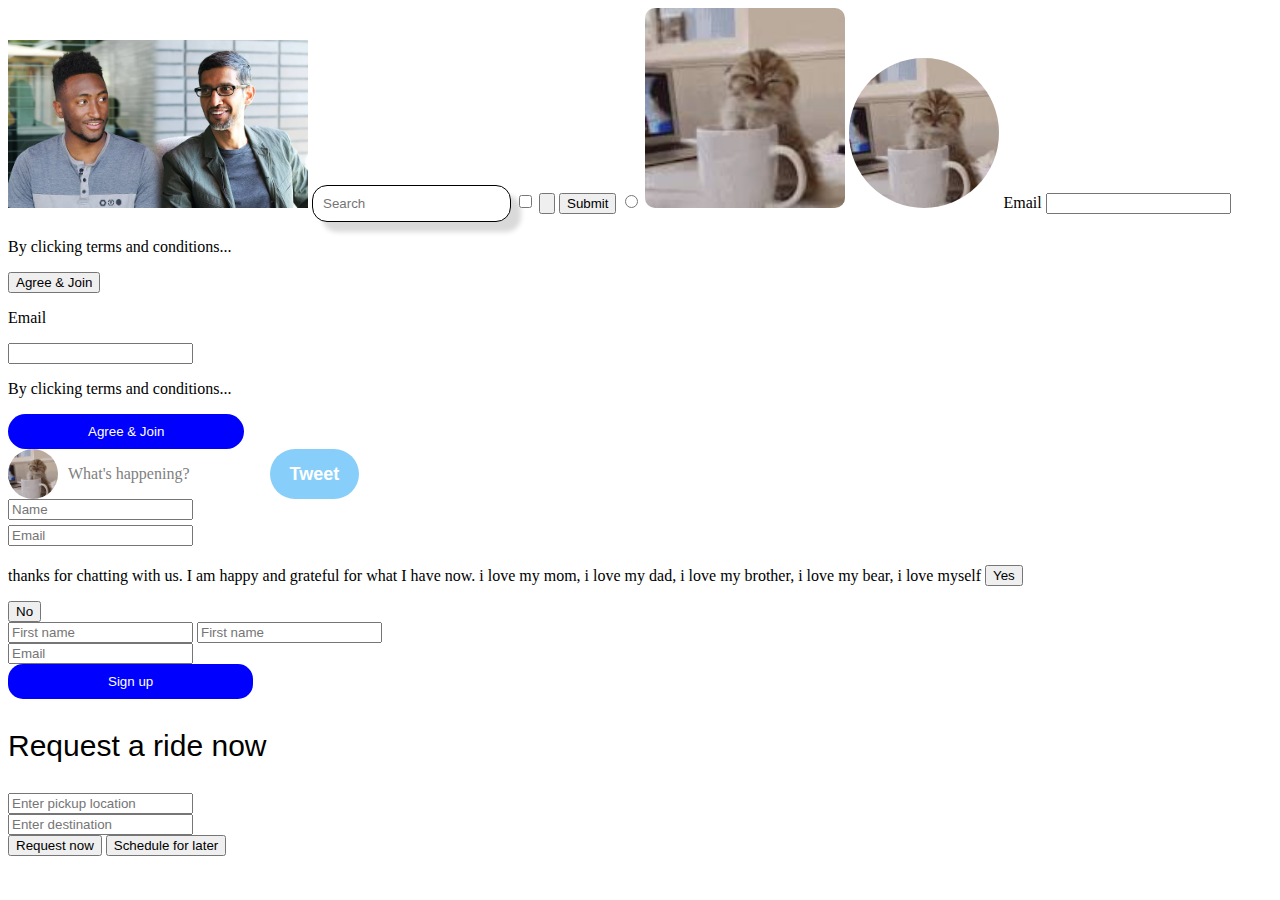
<file: into-to-html/youtube2/youtube2.html>
<!DOCTYPE html>
<head>
  <title>youtube2</title>

</head>
<body>
  <style>
    .thumbnail {
      width: 300px;
    }

    .search_bar {
      border: solid 1px;
      border-radius: 15px;
      box-shadow: 10px 10px 5px rgba(0, 0, 0, 0.15);
      padding: 10px;

    }

    .sleepycat {
      width: 200px;
      object-fit: contain;
      border-radius: 10px;

    }

    .sleepycat2 {
      width: 150px;
      object-fit: contain;
      object-position: center;
      border-radius: 75px;
    }

    .join_button {
      background-color: blue;
      padding: 10px 80px;
      color: white;
      border-radius: 18px;
      border: none;
    }

    .twitter_box{
      display: flex;
    }
    
    .cat {
      width: 50px;
      height: 50px;
      border-radius: 25px;
      margin-right: 10px;
    }

    .description {
      color: grey;
      margin-right: 80px;
    }

    .tweet {
      color: white;
      font-size: 18px;
      font-weight: bold;
      background-color: lightskyblue;
      padding: 0px 20px;
      border: none;
      border-radius: 25px;
    }

  </style>
  <img class="thumbnail" src="/thumbnails/thumbnail-1.webp">

  <input class="search_bar" type="text" placeholder="Search">

  <input type="checkbox">
  <input type="button">
  <input type="submit">
  <input type="radio">

  <img class="sleepycat"src="/thumbnails/sleepycat.jpg" alt="">

  <img src="/thumbnails/sleepycat.jpg" alt="" class="sleepycat2">

  <label for="email">Email</label>
  <input type="text" id="email">
  <p>By clicking terms and conditions...</p>
  <button class="agree_and_join">Agree & Join</button>


  <p class="label">Email</p>
  <input type="text">
  <p class="disclaimer">By clicking terms and conditions...</p>
  <button class="join_button">Agree & Join</button>


  <div class="twitter_box">
    <img src="/thumbnails/sleepycat.jpg" alt="" class="cat">
    <p class="description">What's happening?</p>
    <button class="tweet">Tweet</button>
  </div>


  <input type="text" placeholder="Name" class="name">

  <input type="text" placeholder = "Email"class="email">

  <style>
    .name, .email {
      display: block;
      margin-bottom: 5px;
    }

    .para {
      display: inline-block;
      vertical-align: middle;
    }

    .no {
      display: block;
    }

    .email2 {
      display: block;
    }

    .signup {
      background-color: blue;
      color: white;
      padding: 10px 100px;
      border: none;
      border-radius: 15px;
    }
  

  </style>

  <p class="para">thanks for chatting with us. I am happy and grateful for what I have now. i love my mom, i love my dad, i love my brother, i love my bear, i love myself</p>

  <button class="yes">Yes</button>
  <button class="no">No</button>

  <input type="text" placeholder="First name" class="firstname">

  <input type="text" placeholder="First name" class="firstname">

  <input type="text" placeholder="Email" class="email2">

  <button class="signup">Sign up</button>

  <!-- 8e -->
  <p class="request">Request a ride now</p>
  <input type="text" class="pickup" placeholder="Enter pickup location">
  <input type="text" class="destination" placeholder="Enter destination">
  <button class="request_button">Request now</button>
  <button class="schedule_button">Schedule for later</button>

  <style>
    .request {
      font-size: 30px;
      font-weight: 500;
      font-family: Arial;
    }

    .pickup, .destination {
      display: block;
    }
  </style>


</body>
</file>
<file: styles/general.css>
p {
  font-family: Roboto, Arial;
  margin-top: 0;
  margin-bottom: 0;
}

body {
  margin: 0;
  padding-top: 80px;
  padding-left: 96px;
  padding-right: 96px;
  background-color: rgb(241, 240, 240);
}

@media (max-width: 600px) {
  body {
    display: flex;
    flex-direction: column;
    align-items: center;
    position: relative;
  }
}
</file>
<file: styles/header.css>
.header {
  height: 55px;
  display: flex;
  flex-direction: row;
  justify-content: space-between;

  position: fixed;
  top: 0;
  left: 0;
  right: 0;
  z-index: 100;
  background-color: white;
  border-bottom: 1px solid rgb(219, 214, 214);
}

.left-section {
  display: flex;
  align-items: center;
}

.hamburger-menu {
  height: 24px;
  margin-left: 24px;
  margin-right: 24px;
}

.youtube-logo {
  height: 20px;
}

.middle-section {
  flex: 1;
  margin-left: 70px;
  margin-right: 35px;
  max-width: 500px;
  display: flex;
  align-items: center;
}

.search {
  flex: 1;
  display: flex;
  align-items: center;
  margin: 20px;
}

.search-bar {
  font-size: 16px;
  width: 100%;
  padding: 10px;
  border: 1px solid #e5e5e5;
  border-radius: 18px 0 0 18px;
  box-sizing: border-box;
}

.search-bar::placeholder {
  font-family: Roboto, Arial;
  font-size: 16px;
}

.search-button {
  padding: 6.5px;
  width: 60px;
  border: 1px solid #e5e5e5;
  border-left: none;
  border-radius: 0 18px 18px 0;
  background-color: #f8f8f8;
  cursor: pointer;
}

.search-button,
.voice-search-button,
.upload-icon-container,
.youtube-icon-app-container,
.notifications-icon-container {
  display: flex;
  flex-direction: column;
  justify-content: center;
  align-items: center;
  position: relative;
}

.search-button .tooltip,
.voice-search-button .tooltip,
.upload-icon-container .tooltip,
.youtube-icon-app-container .tooltip,
.notifications-icon-container .tooltip {
  font-family: Roboto, Arial;
  position: absolute;
  padding: 4px 8px;
  border-radius: 2px;
  font-size: 12px;
  bottom: -30px;
  opacity: 0;
  transition: opacity 0.15s;
  pointer-events: none;
  white-space: nowrap;
}

.search-button:hover .tooltip,
.voice-search-button:hover .tooltip,
.upload-icon-container:hover .tooltip,
.youtube-icon-app-container:hover .tooltip,
.notifications-icon-container:hover .tooltip {
  opacity: 1;
}

.search-icon {
  height: 25px;
}

.voice-search-button {
  height: 40px;
  width: 40px;
  border-radius: 20px;
  border: none;
  background-color: rgb(245, 245, 245);
}

.voice-search {
  height: 24px;
}

.right-section {
  display: flex;
  width: 180px;
  align-items: center;
  justify-content: space-between;
  margin-right: 20px;
  flex-shrink: 0; /* if dont want the element shink at all */
}

.upload-icon {
  height: 24px;
}

.youtube-app-icon {
  height: 24px;
}

.notification-icon {
  height: 24px;
}

.notifications-icon-container {
  position: relative;
  width: 25px;
}

.notifications-count {
  position: absolute;
  top: -3px;
  right: -3px;
  background-color: rgb(200, 0, 0);
  color: white;
  font-family: Roboto, Arial;
  font-size: 10.5px;
  padding: 2px 5px;
  border-radius: 10px;
}
.profile-channel {
  height: 32px;
  border-radius: 16px;
}

@media (max-width: 600px) {
  .search-bar {
    display: none;
  }

  .search-button {
    background-color: white;
    border: none;
  }
}
</file>
<file: styles/video.css>
.video-preview {
  width: 300px;
  display: inline-block;
  vertical-align: top;
  margin-right: 15px;
}

.thumbnail {
  width: 100%;
}
/* 
    object-fit: cover/contain
    object-position: left/right/top/bottom
    =>> but width property is enough, because the height will follow accordingly to keep the shape, if set the height, it will stretch and break the share of image
*/

.thumbnails-row {
  margin-bottom: 8px;
  position: relative;
}

.video-info-grid {
  display: grid;
  grid-template-columns: 50px 1fr;
}

.profile-picture {
  width: 36px;
  border-radius: 50px;
}

.video-title {
  margin-top: 0px;
  font-size: 14px;
  font-weight: 500;
  line-height: 20px;
  margin-bottom: 10px;
}

.video-author,
.video-stats {
  font-size: 12px;
  color: rgb(96, 96, 96);
}

.video-author {
  margin-bottom: 4px;
}

.video-grid {
  display: grid;
  grid-template-columns: 1fr 1fr 1fr;
  column-gap: 16px;
  row-gap: 40px;
}

@media (max-width: 600px) {
  .video-grid {
    grid-template-columns: 1fr;
  }
}

@media (min-width: 600px) {
  .video-grid {
    grid-template-columns: 1fr 1fr;
  }
}

@media (min-width: 992px) {
  .video-grid {
    grid-template-columns: 1fr 1fr 1fr;
  }
}

@media (min-width: 1200px) {
  .video-grid {
    grid-template-columns: 1fr 1fr 1fr 1fr;
  }
}

.video-time {
  font-family: Roboto, Arial;
  font-size: 12px;
  font-weight: 600;
  padding: 4px;
  border-radius: 2px;
  background-color: black;
  color: white;
  position: absolute;
  bottom: 8px;
  right: 5px;
}
</file>
<file: styles/sidebar.css>
.sidebar {
  position: fixed;
  left: 0;
  bottom: 0;
  top: 55px;
  background-color: white;
  width: 72px;
  z-index: 200;
  padding-top: 5px;
}

.sidebar-link {
  height: 75px;
  display: flex;
  align-items: center;
  justify-content: center;
  flex-direction: column;
  cursor: pointer;
}

.sidebar-link:hover {
  background-color: rgb(235, 232, 232);
}

.sidebar-link img {
  height: 24px;
  margin-bottom: 4px;
}

.sidebar-link div {
  font-family: Roboto, Arial;
  font-size: 10px;
}

@media (max-width: 600px) {
  .sidebar {
    display: flex;
    flex-direction: row;
    justify-content: space-around;
    align-items: center;
    position: fixed;
    bottom: 0;
    left: 0;
    width: 100%;
    background-color:white;
    height: 68px;
    margin-top: auto;
    border-top: 1px solid rgb(219, 214, 214);
  }
}
</file>
<file: flex.css>
p {
    font-family: Arial;
    margin-top: 0;
    margin-bottom: 0;
}

.row {
    display: flex;
    flex-direction: row;
    align-items: center;
    margin-bottom: 20px;
}

.picture {
    border-radius: 30px;
    height: 50px;
    width: 50px;
    object-fit: cover;
    margin-right: 15px;

}

.info {
    flex: 1;
}

.name {
    font-weight: bold;
    margin-bottom: 3px;

}

.handle {
    color: rgb(150, 150, 150);
    margin-bottom: 3px;
}

.category {
    color: rgb(150, 150, 150);
    font-size: 14px;
}

.follow-button {
    background-color: rgb(0, 136, 255);
    color: white;
    font-weight: bold;
    border: none;
    border-radius: 7px;
    padding: 10px 15px;
    cursor: pointer;
    font-size: 16px;
    margin-right: 10px;

}

/* 
1. with button >> no need to use height, width >> use padding instead

*/


.container {
    border-color: grey;
    border-width: 0.5px;
    border-radius: 5px;
    border-style: solid;
    
}

.flexbox {
    display: flex;
    flex-direction: row;
    justify-content: space-between;
    padding: 6px 12px;
    align-items: center;
    font-family: Arial;
}


.notification {
    background-color: rgb(49, 109, 245);
    color: white;
    border-radius: 20px;
    padding: 3px 12px;
    font-size: 14px;
    font-weight: bold;
}
</file>
<file: into-to-html/text.css>
p {
    color: gray;
    font-family: Roboto;
    font-size: 14px;
    margin-top: 0;
    margin-bottom: 0;
}

.video-title {
    font-size: 18px;
    font-weight: bold;
    font-style: none;
    text-align: left;
    width: 300px;
    line-height: 24px;
    margin-top: 7px;
}

.video-stats {
    margin-top: 2px;
    margin-bottom: 20px;

}

.video-author {
    margin-bottom: 20px;
    
}

.video-text {
    width: 300px;
    line-height: 22px;
    margin-bottom: 100px;

}

.apple-text {
    margin-bottom:50px;
    font-size: 14px;
    background-color: rgb(227, 65, 64);
    color: white;
    text-align: center;
    padding: 18px;
}

.shop-now {
    cursor: pointer;
}

.shop-now:hover {
    text-decoration: underline;

}

/* text exercises */
.tahoma {
    font-family: Tahoma;
}

/* 5b */
h2.title {
    font-family: Arial;
    margin-bottom: 0;
}

p.info {
    color: red;
    font-size: 20px;
    font-style: italic

}

/* 5c */
.course-title {
    font-family: Verdana;
    margin-bottom: 0;
}

.learners {
    font-family: Verdana;
    margin-top: 5px; 
    margin-bottom: 15px;   
}

.course_details {
    font-family: Verdana;
    color: black;
    margin-bottom: 15px;

}

.get_started {
    background-color: green;
    color: white;
    border-radius: 6px;
    border: none;
    padding: 10px 20px;
}

/* 5d */
.shopping, .describe {
    text-align: center;
    font-family: Arial;
}

.describe {
    color: rgb(34, 32, 32);
}

div.link{
    color: red;
    text-align: center;

}

/* 5e */
div.exercise_5e{
    text-align: center;
    margin: 10px;
    font-family: Arial;
}

.new {
    color: orangered;
    font-weight: bold;
    margin-bottom: 0;
}

.macbook {
    margin-top: 15px;
    font-size: 20px;
    font-weight: bolder;
}

.pros {
    margin: 0;

}

.price {
    color: rgb(15, 14, 14);
    margin-top: 10px;
}

.buy-button {
    background-color: blue;
    color: white;
    padding: 8px 16px;
    border: none;
    border-radius: 18px;
    margin-top: 15px;
}

/* 5f */
.usd {
    color: grey;
    font-size: 25px;
    font-weight: normal;

}

.today_data {
    color: rgb(6, 132, 6);
    font-size: 20px;
    margin-bottom: 10px;
}

.data {
    font-size: 20px;
}

.data_change {
    color: red;

}

/* 5g */
.codeCamp {
    font-size: 20px;
    font-family: Arial;
}

.email {
    color: grey;
    margin-right: 3px;
}

.hour {
    color: grey;
}

.codeCamp_details {
    font-size: 18px;
    color: black;
    line-height: 15px;
}

.codecamp_link {
    color: rgb(0, 174, 255);
}
</file>
